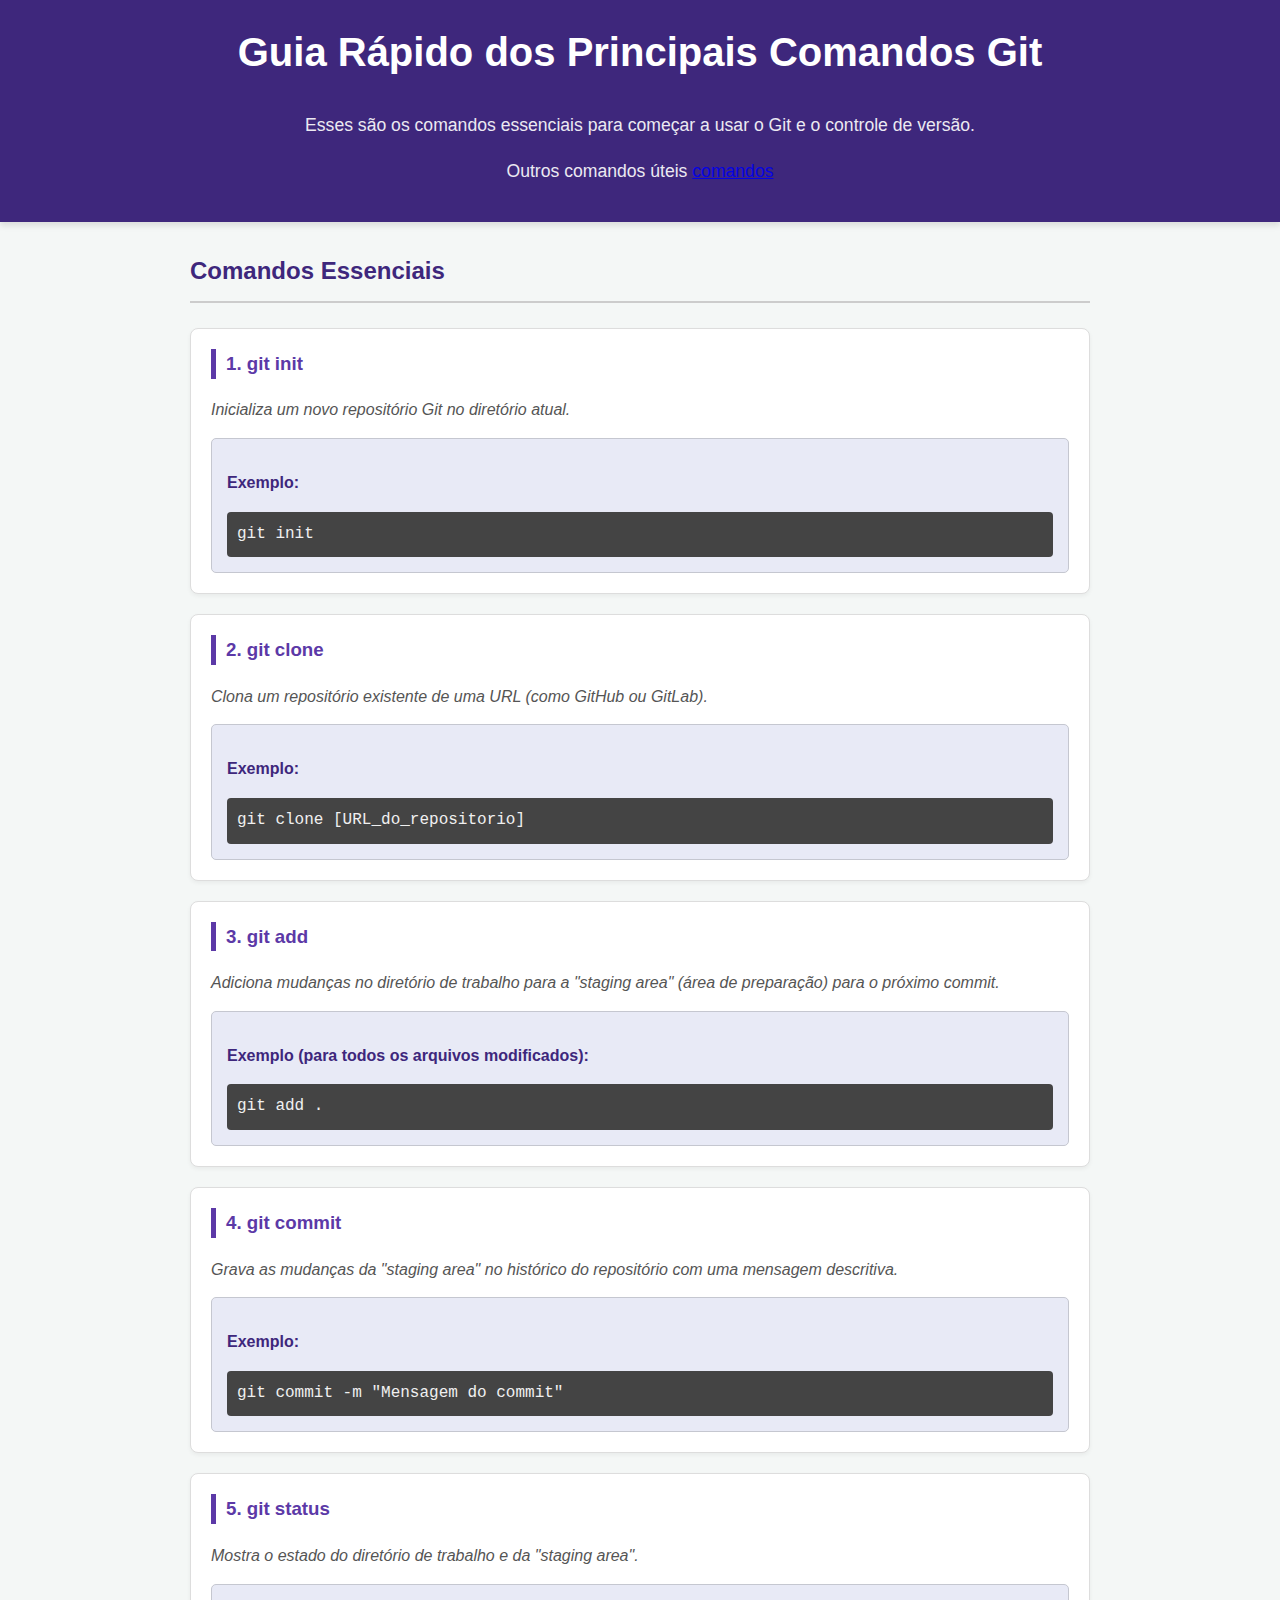
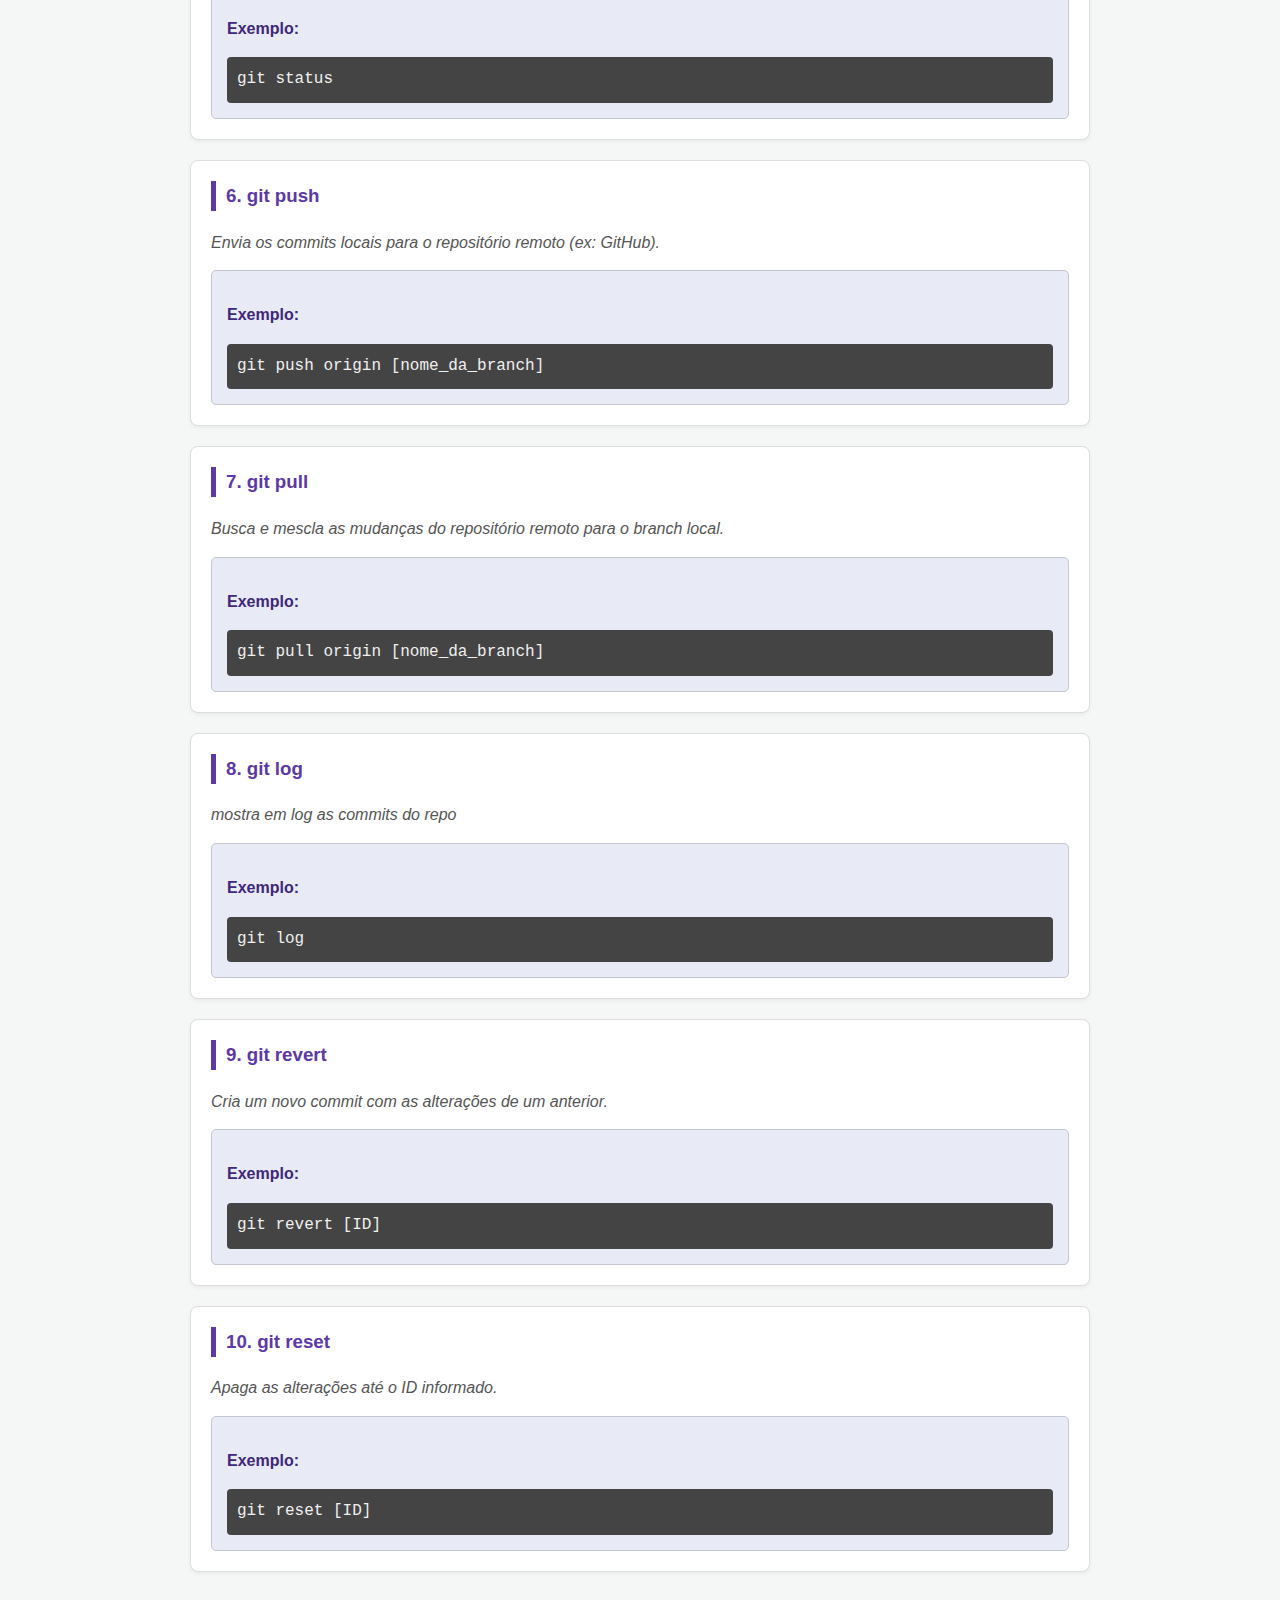
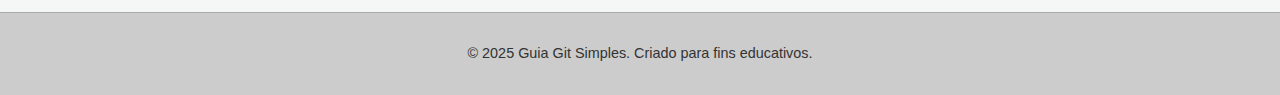
<file: index.html>
<!DOCTYPE html>
<html lang="pt-BR">
  <head>
    <meta charset="UTF-8" />
    <meta name="viewport" content="width=device-width, initial-scale=1.0" />
    <title>Guia Rápido dos Principais Comandos Git</title>
    <link rel="stylesheet" href="styles.css" />
  </head>
  <body>
    <header>
      <h1>Guia Rápido dos Principais Comandos Git</h1>
      <p>
        Esses são os comandos essenciais para começar a usar o Git e o controle
        de versão.
      </p>
      <p>Outros comandos úteis <a href="outros.html">comandos</a></p>
    </header>

    <main>
      <section id="comandos">
        <h2>Comandos Essenciais</h2>

        <div class="comando-item">
          <h3>1. git init</h3>
          <p class="descricao">
            Inicializa um novo repositório Git no diretório atual.
          </p>
          <div class="exemplo">
            <p><strong>Exemplo:</strong></p>
            <pre><code>git init</code></pre>
          </div>
        </div>

        <div class="comando-item">
          <h3>2. git clone</h3>
          <p class="descricao">
            Clona um repositório existente de uma URL (como GitHub ou GitLab).
          </p>
          <div class="exemplo">
            <p><strong>Exemplo:</strong></p>
            <pre><code>git clone [URL_do_repositorio]</code></pre>
          </div>
        </div>

        <div class="comando-item">
          <h3>3. git add</h3>
          <p class="descricao">
            Adiciona mudanças no diretório de trabalho para a "staging area"
            (área de preparação) para o próximo commit.
          </p>
          <div class="exemplo">
            <p>
              <strong>Exemplo (para todos os arquivos modificados):</strong>
            </p>
            <pre><code>git add .</code></pre>
          </div>
        </div>

        <div class="comando-item">
          <h3>4. git commit</h3>
          <p class="descricao">
            Grava as mudanças da "staging area" no histórico do repositório com
            uma mensagem descritiva.
          </p>
          <div class="exemplo">
            <p><strong>Exemplo:</strong></p>
            <pre><code>git commit -m "Mensagem do commit"</code></pre>
          </div>
        </div>

        <div class="comando-item">
          <h3>5. git status</h3>
          <p class="descricao">
            Mostra o estado do diretório de trabalho e da "staging area".
          </p>
          <div class="exemplo">
            <p><strong>Exemplo:</strong></p>
            <pre><code>git status</code></pre>
          </div>
        </div>

        <div class="comando-item">
          <h3>6. git push</h3>
          <p class="descricao">
            Envia os commits locais para o repositório remoto (ex: GitHub).
          </p>
          <div class="exemplo">
            <p><strong>Exemplo:</strong></p>
            <pre><code>git push origin [nome_da_branch]</code></pre>
          </div>
        </div>

        <div class="comando-item">
          <h3>7. git pull</h3>
          <p class="descricao">
            Busca e mescla as mudanças do repositório remoto para o branch
            local.
          </p>
          <div class="exemplo">
            <p><strong>Exemplo:</strong></p>
            <pre><code>git pull origin [nome_da_branch]</code></pre>
          </div>
        </div>

        <div class="comando-item">
          <h3>8. git log</h3>
          <p class="descricao">
            mostra em log as commits do repo
          </p>
          <div class="exemplo">
            <p><strong>Exemplo:</strong></p>
            <pre><code>git log</code></pre>
          </div>
        </div>

        <div class="comando-item">
          <h3>9. git revert</h3>
          <p class="descricao">
            Cria um novo commit com as alterações de um anterior.
          </p>
          <div class="exemplo">
            <p><strong>Exemplo:</strong></p>
            <pre><code>git revert [ID]</code></pre>
          </div>
        </div>

        <div class="comando-item">
          <h3>10. git reset</h3>
          <p class="descricao">
            Apaga as alterações até o ID informado.
          </p>
          <div class="exemplo">
            <p><strong>Exemplo:</strong></p>
            <pre><code>git reset [ID]</code></pre>
          </div>
        </div>
      </section>
    </main>

    <footer>
      <p>&copy; 2025 Guia Git Simples. Criado para fins educativos.</p>
    </footer>
  </body>
</html>
</file>
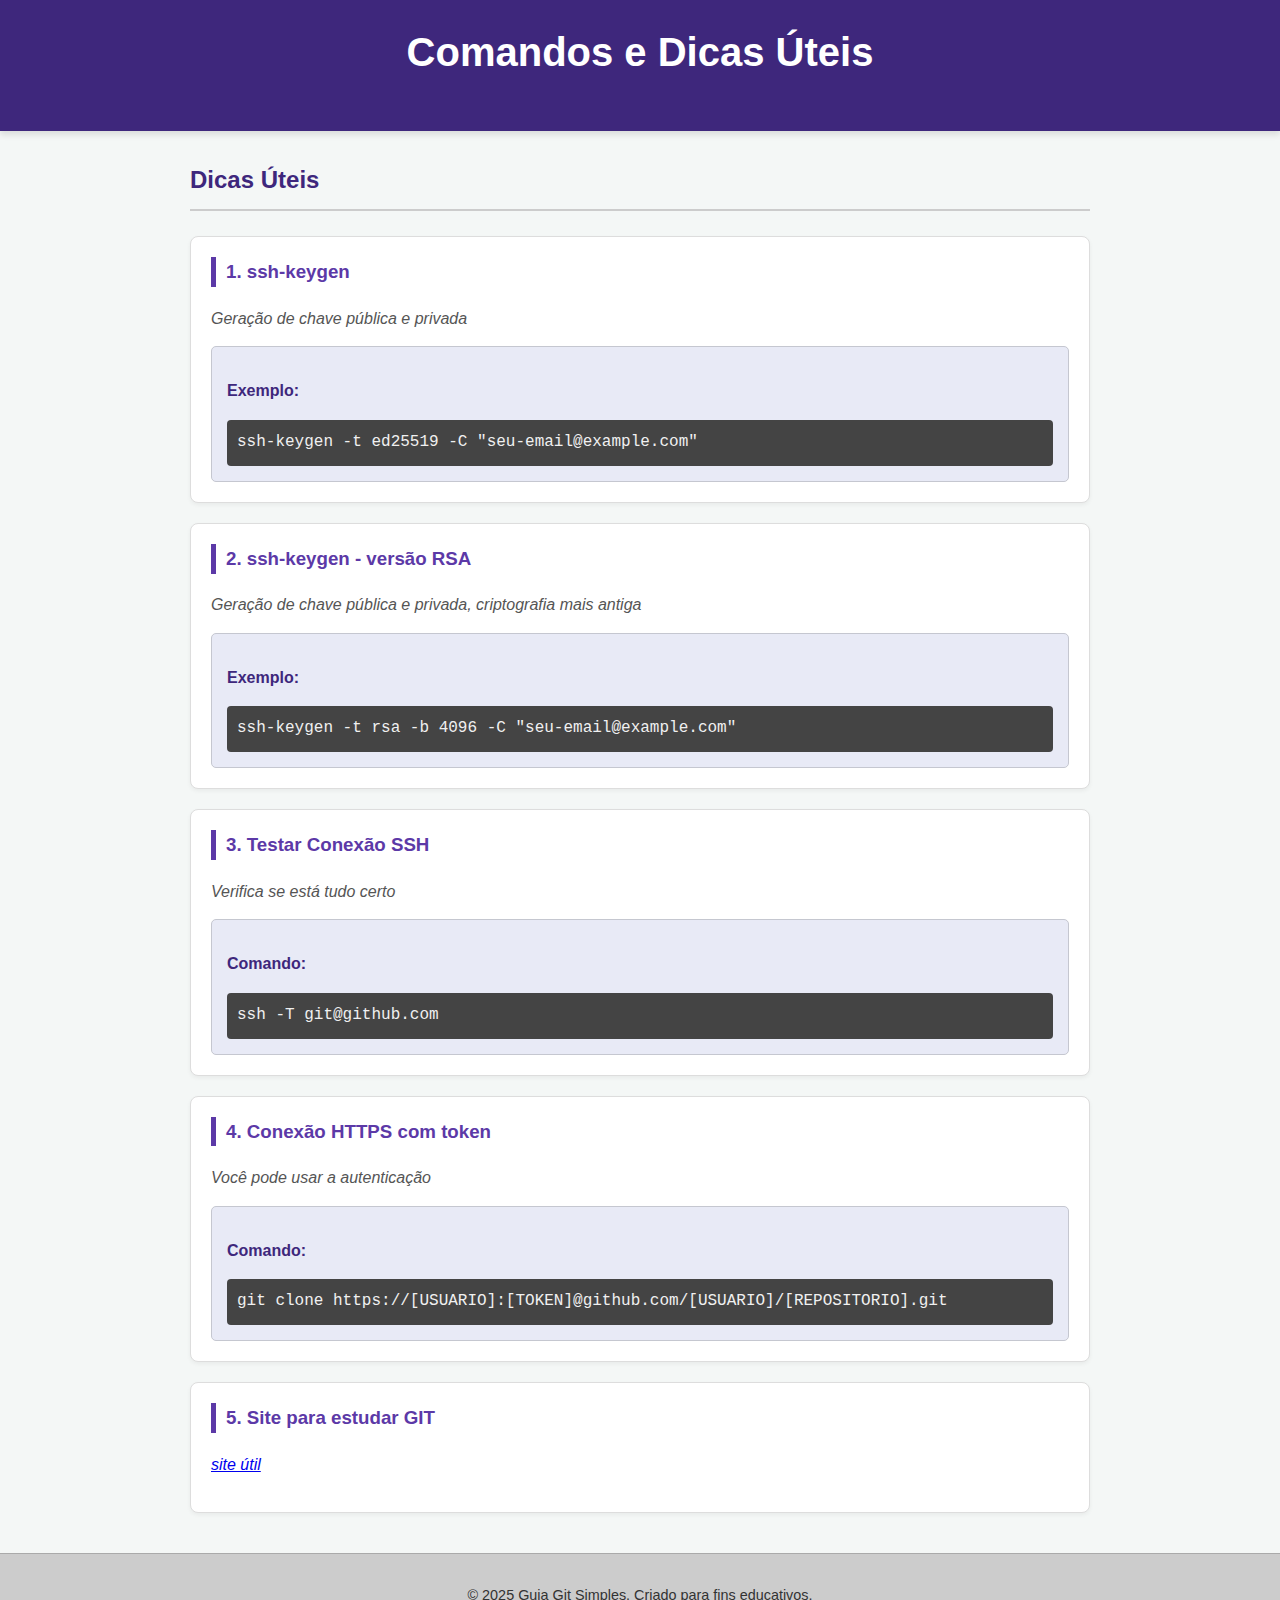
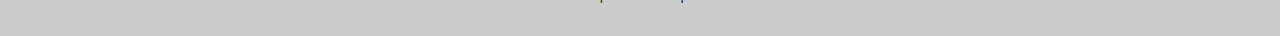
<file: outros.html>
<!DOCTYPE html>
<html lang="pt-BR">
  <head>
    <meta charset="UTF-8" />
    <meta name="viewport" content="width=device-width, initial-scale=1.0" />
    <title>Guia Rápido dos Principais Comandos Git</title>
    <link rel="stylesheet" href="styles.css" />
  </head>
  <body>
    <header>
      <h1>Comandos e Dicas Úteis</h1>
    </header>

    <main>
      <section id="comandos">
        <h2>Dicas Úteis</h2>

        <div class="comando-item">
          <h3>1. ssh-keygen</h3>
          <p class="descricao">
            Geração de chave pública e privada
          </p>
          <div class="exemplo">
            <p><strong>Exemplo:</strong></p>
            <pre><code>ssh-keygen -t ed25519 -C "seu-email@example.com"</code></pre>
          </div>
        </div>

        <div class="comando-item">
          <h3>2. ssh-keygen - versão RSA</h3>
          <p class="descricao">
            Geração de chave pública e privada, criptografia mais antiga
          </p>
          <div class="exemplo">
            <p><strong>Exemplo:</strong></p>
            <pre><code>ssh-keygen -t rsa -b 4096 -C "seu-email@example.com"</code></pre>
          </div>
        </div>

        <div class="comando-item">
          <h3>3. Testar Conexão SSH</h3>
          <p class="descricao">
            Verifica se está tudo certo
          </p>
          <div class="exemplo">
            <p>
              <strong>Comando:</strong>
            </p>
            <pre><code>ssh -T git@github.com</code></pre>
          </div>
        </div>

        <div class="comando-item">
          <h3>4. Conexão HTTPS com token</h3>
          <p class="descricao">
            Você pode usar a autenticação
          </p>
          <div class="exemplo">
            <p><strong>Comando:</strong></p>
            <pre><code>git clone https://[USUARIO]:[TOKEN]@github.com/[USUARIO]/[REPOSITORIO].git</code></pre>
          </div>
        </div>

        <div class="comando-item">
          <h3>5. Site para estudar GIT</h3>
          <p class="descricao">
            <a href="https://git-school.github.io/visualizing-git/">site útil</a>
          </p>
        </div>
      </section>
    </main>

    <footer>
      <p>&copy; 2025 Guia Git Simples. Criado para fins educativos.</p>
    </footer>
  </body>
</html>
</file>
<file: styles.css>
body {
  font-family: "Arial", sans-serif;
  margin: 0;
  padding: 0;
  background-color: #f4f7f6;
  color: #333;
  line-height: 1.6;
}

header {
  background-color: #3e277c;
  color: white;
  padding: 20px;
  text-align: center;
  box-shadow: 0 4px 6px rgba(0, 0, 0, 0.1);
}

header h1 {
  margin-top: 0;
  font-size: 2.5em;
}

header p {
  font-size: 1.1em;
  opacity: 0.9;
}

main {
  max-width: 900px;
  margin: 30px auto;
  padding: 0 20px;
}

h2 {
  color: #3e277c;
  border-bottom: 2px solid #ccc;
  padding-bottom: 10px;
  margin-bottom: 25px;
}

.comando-item {
  background-color: white;
  border: 1px solid #ddd;
  border-radius: 8px;
  padding: 20px;
  margin-bottom: 20px;
  box-shadow: 0 2px 4px rgba(0, 0, 0, 0.05);
}

.comando-item h3 {
  color: #5c39a7;
  margin-top: 0;
  border-left: 5px solid #5c39a7;
  padding-left: 10px;
}

.descricao {
  font-style: italic;
  color: #555;
  margin-bottom: 15px;
}

.exemplo {
  background-color: #e8eaf6;
  padding: 15px;
  border-radius: 5px;
  border: 1px solid #c5c7d0;
  margin-top: 10px;
}

.exemplo p strong {
  color: #3e277c;
  display: block;
  margin-bottom: 5px;
}

pre {
  background-color: #444;
  color: #f0f0f0;
  padding: 10px;
  border-radius: 4px;
  overflow-x: auto;
  margin: 0;
}

code {
  font-family: "Consolas", "Monaco", monospace;
}

footer {
  text-align: center;
  padding: 15px;
  background-color: #ccc;
  color: #333;
  font-size: 0.9em;
  margin-top: 40px;
  border-top: 1px solid #aaa;
}
</file>
